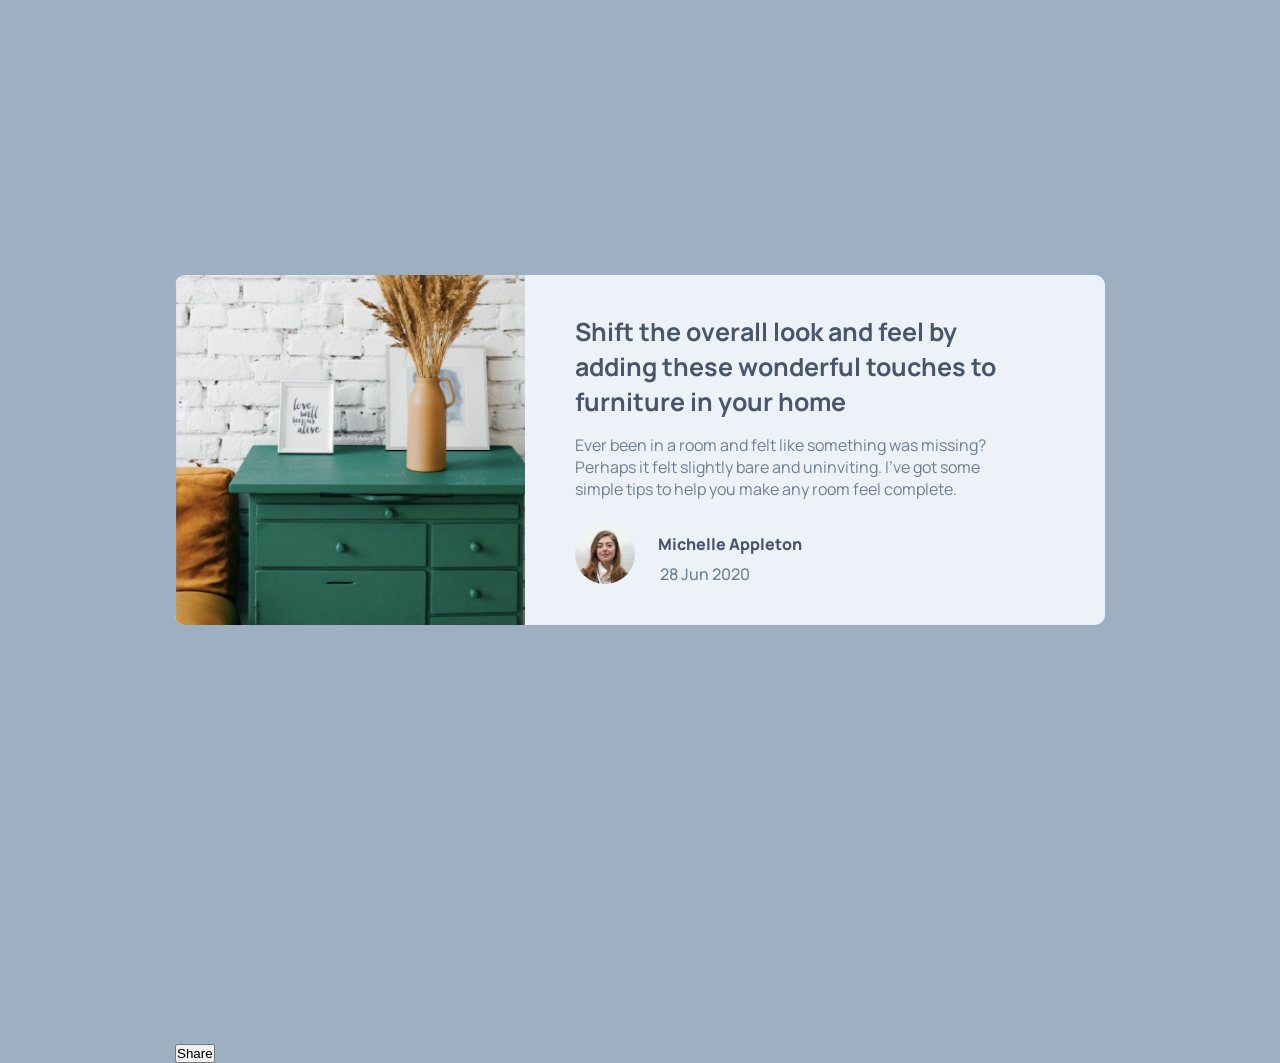
<file: article-preview-component-master/index.html>
<!DOCTYPE html>
<html lang="en">
<head>
  <meta charset="UTF-8">
  <meta name="viewport" content="width=device-width, initial-scale=1.0"> <!-- displays site properly based on user's device -->
  <link rel="icon" type="image/png" sizes="32x32" href="./images/favicon-32x32.png">
  <title>Frontend Mentor | Article preview component</title>
<link rel="stylesheet" href="style.css">
</head>

<body>





<div>

<img src="./Screenshot 2026-05-04 195340.png" id="img1">

<p class="paragraph1">Shift the overall look and feel by adding these wonderful 
  touches to furniture in your home</p>

<p class="paragraph2">Ever been in a room and felt like something was missing? Perhaps 
  it felt slightly bare and uninviting. I’ve got some simple tips 
  to help you make any room feel complete.</p>

<img src="./images/avatar-michelle.jpg" id="img2">

<p class="paragraph3">Michelle Appleton</p>

<p class="paragraph4">28 Jun 2020</p>

<button id="button1">Share</button>




</div>


















  <!-- Shift the overall look and feel by adding these wonderful 
  touches to furniture in your home

  Ever been in a room and felt like something was missing? Perhaps 
  it felt slightly bare and uninviting. I’ve got some simple tips 
  to help you make any room feel complete.

  Michelle Appleton
  28 Jun 2020

  Share
   -->
  
  
</body>

</html>
</file>
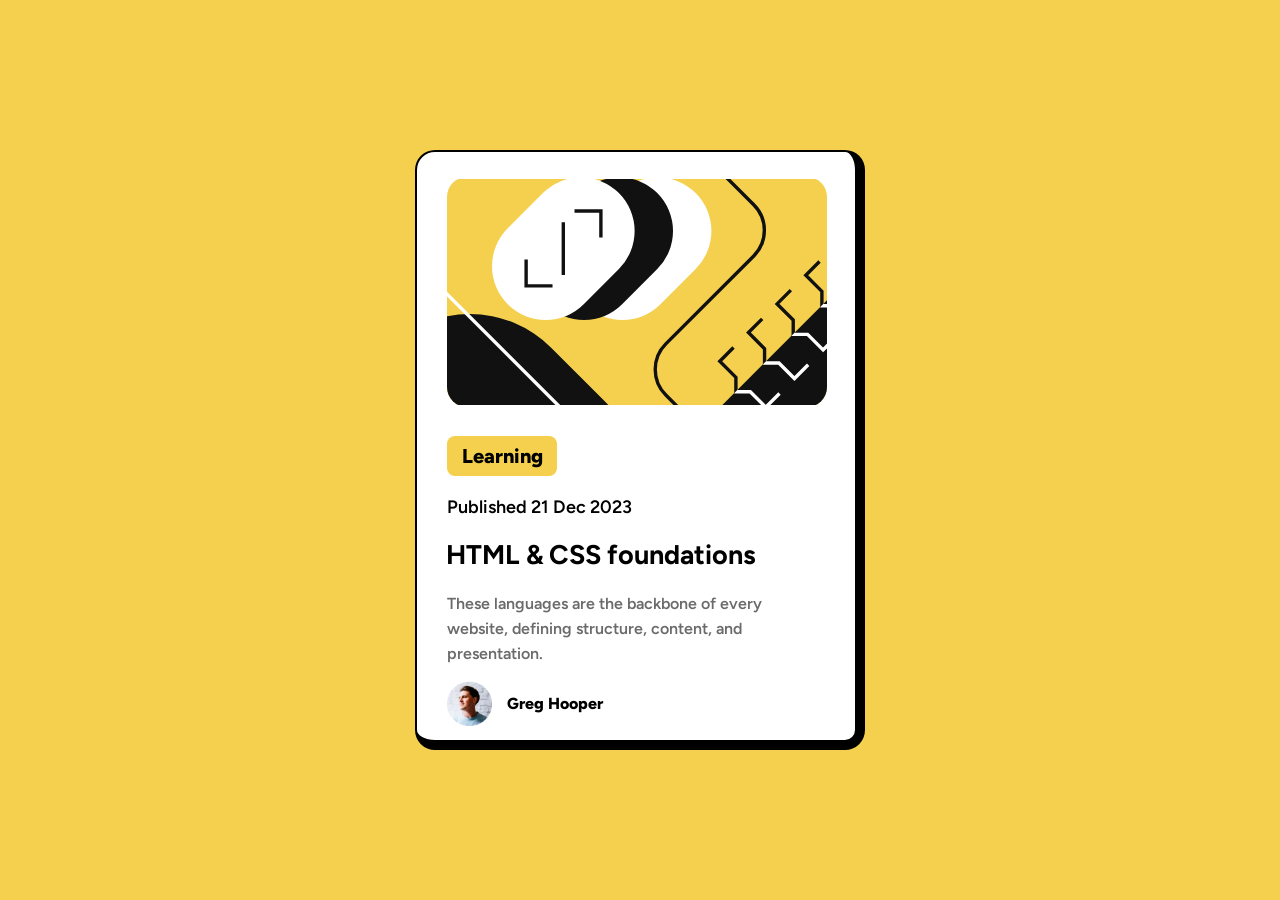
<file: blog-preview-card-main/index.html>
<!DOCTYPE html>
<html lang="en">
<head>
  <meta charset="UTF-8">
  <meta name="viewport" content="width=device-width, initial-scale=1.0"> <!-- displays site properly based on user's device -->
  <link rel="icon" type="image/png" sizes="32x32" href="./assets/images/favicon-32x32.png">
  <title>Frontend Mentor | Blog preview card</title>
  <link rel="stylesheet" href="style.css">
</head>

<body>

  <div class="div1">

    <img src="./assets/images/illustration-article.svg" id="img1">
    
    <button class="button1">Learning</button>

    <p class="paragraph1">Published 21 Dec 2023</p>

    <p class="paragraph2">HTML & CSS foundations</p>

    <p class="paragraph3">These languages are the backbone of every website, defining structure, content, and presentation.</p>
    
    
    <div class="div2">

      <img src="./assets/images/image-avatar.webp" id="img2">

      <p class="paragraph4">Greg Hooper</p>

    </div>

  </div>


  <!-- Learning

  Published 21 Dec 2023

  HTML & CSS foundations

  These languages are the backbone of every website, defining structure, content, and presentation.

  Greg Hooper -->
  
</body>

</html>
</file>
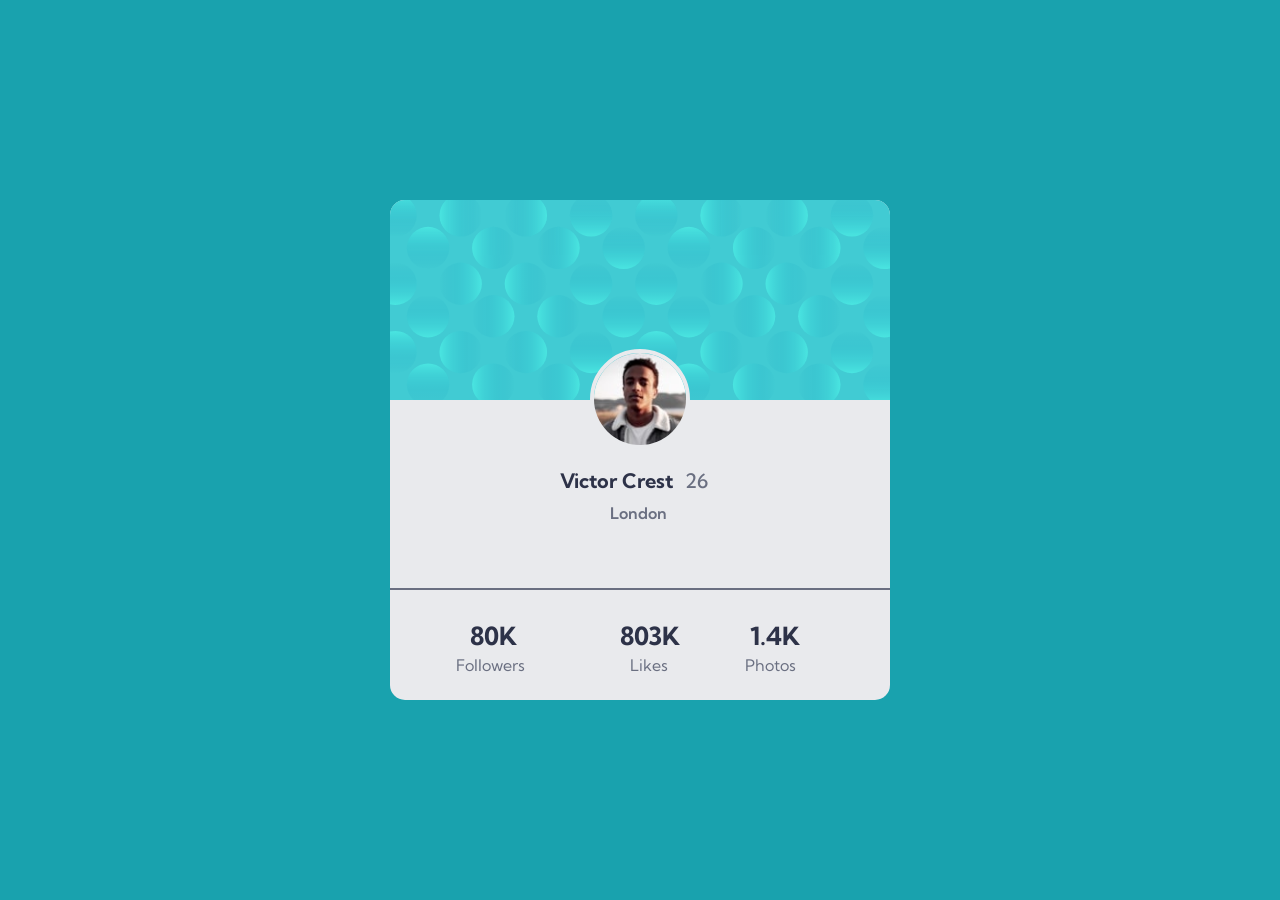
<file: profile-card-component-main/index.html>
<!DOCTYPE html>
<html lang="en">
<head>
  <meta charset="UTF-8">
  <meta name="viewport" content="width=device-width, initial-scale=1.0"> <!-- displays site properly based on user's device -->
  <link rel="icon" type="image/png" sizes="32x32" href="./images/favicon-32x32.png">
  <title>Frontend Mentor | Profile card component</title>
<link rel="stylesheet" href="style.css">
</head>


<body>
  
  <div class="div1"> 

    <img src="./images/bg-pattern-card.svg" id="img1">

    <img src="./images/image-victor.jpg" id="img2">

    <p class="paragraph1">Victor Crest</p>

    <p class="paragraph2">26</p>

    <p class="paragraph3">London</p>

    <div class="div2">

      <p class="paragraph4">80K</p>
      
      <p class="paragraph5">Followers</p>

      <p class="paragraph6">803K</p>

      <p class="paragraph7">Likes</p>

      <p class="paragraph8">1.4K</p>

      <p class="paragraph9">Photos</p>

    </div>
  
  </div>
  
  
  <!-- Victor Crest
  26
  London

  80K
  Followers

  803K
  Likes

  1.4K
  Photos
  -->

</body>

</html>
</file>
<file: article-preview-component-master/style.css>
@import url('https://fonts.googleapis.com/css2?family=Big+Shoulders:opsz,wght@10..72,100..900&family=Black+Ops+One&family=Comic+Relief:wght@400;700&family=Figtree:ital,wght@0,300..900;1,300..900&family=Lexend+Deca:wght@100..900&family=Manrope:wght@200..800&family=New+Rocker&family=Pirata+One&family=Saira+Stencil+One&family=Wallpoet&display=swap');


*{
    padding: 0;
    margin: 0;
    box-sizing: border-box;
}


body{
    display: flex;
    justify-content: center;
    align-items: center;
    background-color: hsl(212, 23%, 69%);
    height: 100vh;
}


div{
    width: 930px;
    height: 350px;
    background-color:hsl(210, 46%, 95%);
    border-radius: 10px;
}


#img1{
    width: 350px;
    height: 350px;
    border-top-left-radius: 10px;
    border-bottom-left-radius: 10px;
}


.paragraph1{
    font-size: 25px;
    font-family: Manrope;
    font-weight: 700;
    width: 450px;
    height: 100px;
    display: flex;
    justify-content: center;
    position: relative;
    left:400px;
    bottom: 315px;  
    color: hsl(217, 19%, 35%);   
}


.paragraph2{
    font-size: 16;
    font-family: Manrope;
    font-weight: 600px;
    width: 450px;
    height: 75px;
    position: relative;
    left: 400px;
    bottom: 300px;
    display: flex;
    justify-content: center;
    align-items: center;
    color: hsl(214, 17%, 51%);
}


#img2{
    border-radius: 100px;
    width: 60px;
    height: 60px;
    display: flex;
    justify-content: center;
    align-items: center;
    position: relative;
    left: 400px;
    bottom: 280px;
}


.paragraph3{
    font-size: 16px;
    font-weight: 900;
    font-family: Manrope;
    width: 150px;
    height: 80px;
    display: flex;
    justify-content: center;
    align-items: center;
    position: relative;
    left: 480px;
    bottom: 360px;
    color: hsl(217, 19%, 35%);
}


.paragraph4{
    font-size: 16px;
    font-weight: 500;
    font-family: Manrope;
    width: 200px;
    height: 100px;
    display: flex;
    justify-content: center;
    align-items: center;
    position: relative;
    left: 430px;
    bottom: 420px;
    color: hsl(214, 17%, 51%);
}
</file>
<file: blog-preview-card-main/style.css>
@import url('https://fonts.googleapis.com/css2?family=Big+Shoulders:opsz,wght@10..72,100..900&family=Black+Ops+One&family=Comic+Relief:wght@400;700&family=Figtree:ital,wght@0,300..900;1,300..900&family=Lexend+Deca:wght@100..900&family=New+Rocker&family=Pirata+One&family=Saira+Stencil+One&family=Wallpoet&display=swap');


*{
    padding: 0;
    margin: 0;
    box-sizing: border-box;
}


body{
    background-color: hsl(47, 88%, 63%);
    display: flex;
    justify-content: center;
    align-items: center;
    height: 100vh;
    font-family: Figtree;
}


.div1{
    background-color: hsl(0, 0%, 100%);
    width: 450px;
    height: 600px;
    border-right: 10px solid black;
    border-bottom: 10px solid black;
    border-top: 2px solid black;
    border-left: 2px solid black;
    border-radius: 20px;
}


#img1{
    width: 380px;
    height: 230px;
    position: relative;
    left: 30px;
    top: 25px;
    border-radius: 20px;
}


.button1{
    font-family: Figtree;
    font-weight: 800;
    border: none;
    background-color: hsl(47, 88%, 63%);
    font-size: 20px;
    position: relative;
    margin-left: 30px;
    margin-top: 50px;
    border-radius: 8px;
    height: 40px;
    width: 110px
}


.paragraph1{
    font-size: 18px;
    font-weight: 600;
    margin-left: 30px;
    margin-top: 20px;
    font-family: Figtree;
}


.paragraph2{
    font-size: 27px;
    font-weight: 700;
    margin-top: 20px;
    margin-left: 29px;
    font-family: Figtree;
    transition: all 0.4s;
}


.paragraph2:hover{
    color: hsl(47, 88%, 63%);
    transition: 0.4s;
}


.paragraph3{
    font-size: 16px;
    font-weight: 600;
    color: hsl(0, 0%, 42%);
    font-family: Figtree;
    margin-left: 30px;
    margin-top: 20px;
    height: 75px;
    width: 350px;
    line-height: 25px;
}


.div2{
    display: flex;
    align-items: center;
}


#img2{
    height: 45px;
    width: 45px;
    margin-top: 15px;
    margin-left: 30px;
}


.paragraph4{
    font-size: 16px;
    font-weight: 800;
    margin-left: 15px;
    margin-top: 15px;
}
</file>
<file: profile-card-component-main/style.css>
@import url('https://fonts.googleapis.com/css2?family=Big+Shoulders:opsz,wght@10..72,100..900&family=Black+Ops+One&family=Comic+Relief:wght@400;700&family=Figtree:ital,wght@0,300..900;1,300..900&family=Kumbh+Sans:wght,YOPQ@100..900,300&family=Lexend+Deca:wght@100..900&family=Manrope:wght@200..800&family=New+Rocker&family=Pirata+One&family=Saira+Stencil+One&family=Wallpoet&display=swap');

*{
    padding: 0;
    margin: 0;
    box-sizing: border-box;
}


body{
    display: flex;
    justify-content: center;
    align-items: center;
    height: 100vh;
    background-color: hsl(185, 75%, 39%);
}


.div1{
    width: 500px;
    height: 500px;
    background-color: hsl(225, 10%, 92%);
    border-radius: 15px;
}


#img1{
    width: 500px;
    height: 200px;
    border-top-left-radius: 15px;
    border-top-right-radius: 15px;
}


#img2{
    width: 100px;
    height: 100px;
    border-radius: 100px;
    border: 4px solid hsl(225, 10%, 92%);
    margin-left: 200px;
    position: relative;
    bottom: 55px;
}


.paragraph1{
    font-size: 20px;
    font-family: Kumbh Sans;
    font-weight: 700;
    margin-left: 170px;
    position: relative;
    bottom: 40px;
    width: 130px;
    height: 30px;
    color: hsl(229, 23%, 23%);
}


.paragraph2{
    font-size: 20px;
    font-family: Kumbh Sans;
    font-weight: 500;
    margin-left: 295px;
    position: relative;
    bottom: 70px;
    width: 25px;
    height: 25px;
    color: hsl(227, 10%, 46%);
}


.paragraph3{
    font-size: 16px;
    font-family: Kumbh Sans;
    font-weight: 600;
    margin-left: 220px;
    position: relative;
    bottom: 60px;
    width: 60px;
    height: 25px;
    color: hsl(227, 10%, 46%);
}


.div2{
    width: 500px;
    height: 115px;
    border-top: 2px solid hsl(227, 10%, 46%);
}


.paragraph4{
    font-size: 25px;
    font-family: Kumbh Sans;
    font-weight: 700;
    width: 50px;
    height: 30px;
    margin-left: 80px;
    margin-top: 30px;
    color: hsl(229, 23%, 23%);
}


.paragraph5{
    font-size: 16px;
    font-family: Kumbh Sans;
    font-weight: 400;
    width: 70px;
    height: 20px;
    margin-left: 66px;
    margin-top: 5px;
    color: hsl(227, 10%, 46%);
}


.paragraph6{
    font-size: 25px;
    font-family: Kumbh Sans;
    font-weight: 700;
    width: 60px;
    height: 30px;
    margin-left: 230px;
    position: relative;
    bottom: 55px;
    color: hsl(229, 23%, 23%);
}


.paragraph7{
    font-size: 16px;
    font-family: Kumbh Sans;
    font-weight: 400;
    width: 40px;
    height: 20px;
    margin-left: 240px;
    position: relative;
    bottom: 50px;
    color: hsl(227, 10%, 46%);
}


.paragraph8{
    font-size: 25px;
    font-family: Kumbh Sans;
    font-weight: 700;
    width: 50px;
    height: 30px;
    margin-left: 360px;
    position: relative;
    bottom: 105px;
    color: hsl(229, 23%, 23%);
}


.paragraph9{
    font-size: 16px;
    font-family: Kumbh Sans;
    font-weight: 400;
    width: 50px;
    height: 50px;
    margin-left: 355px;
    position: relative;
    bottom: 100px;
    color: hsl(227, 10%, 46%);
}
</file>
